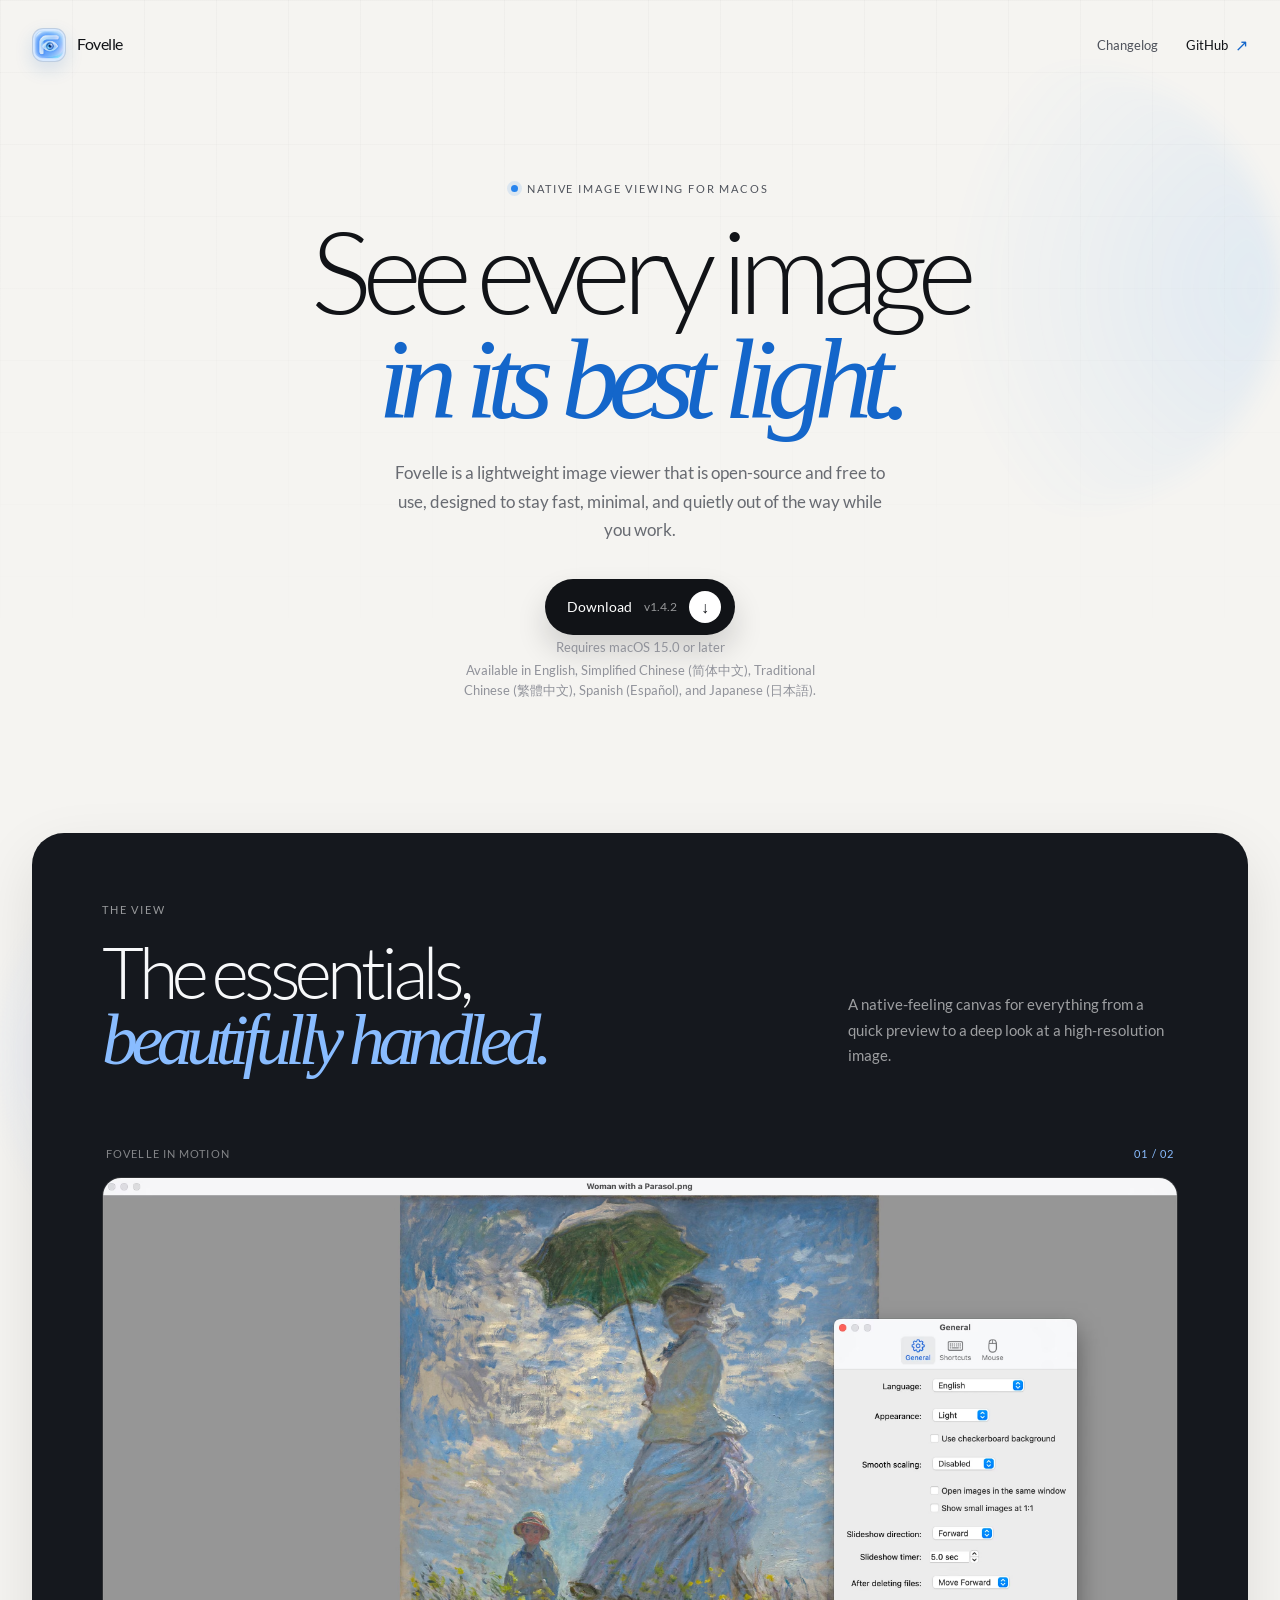
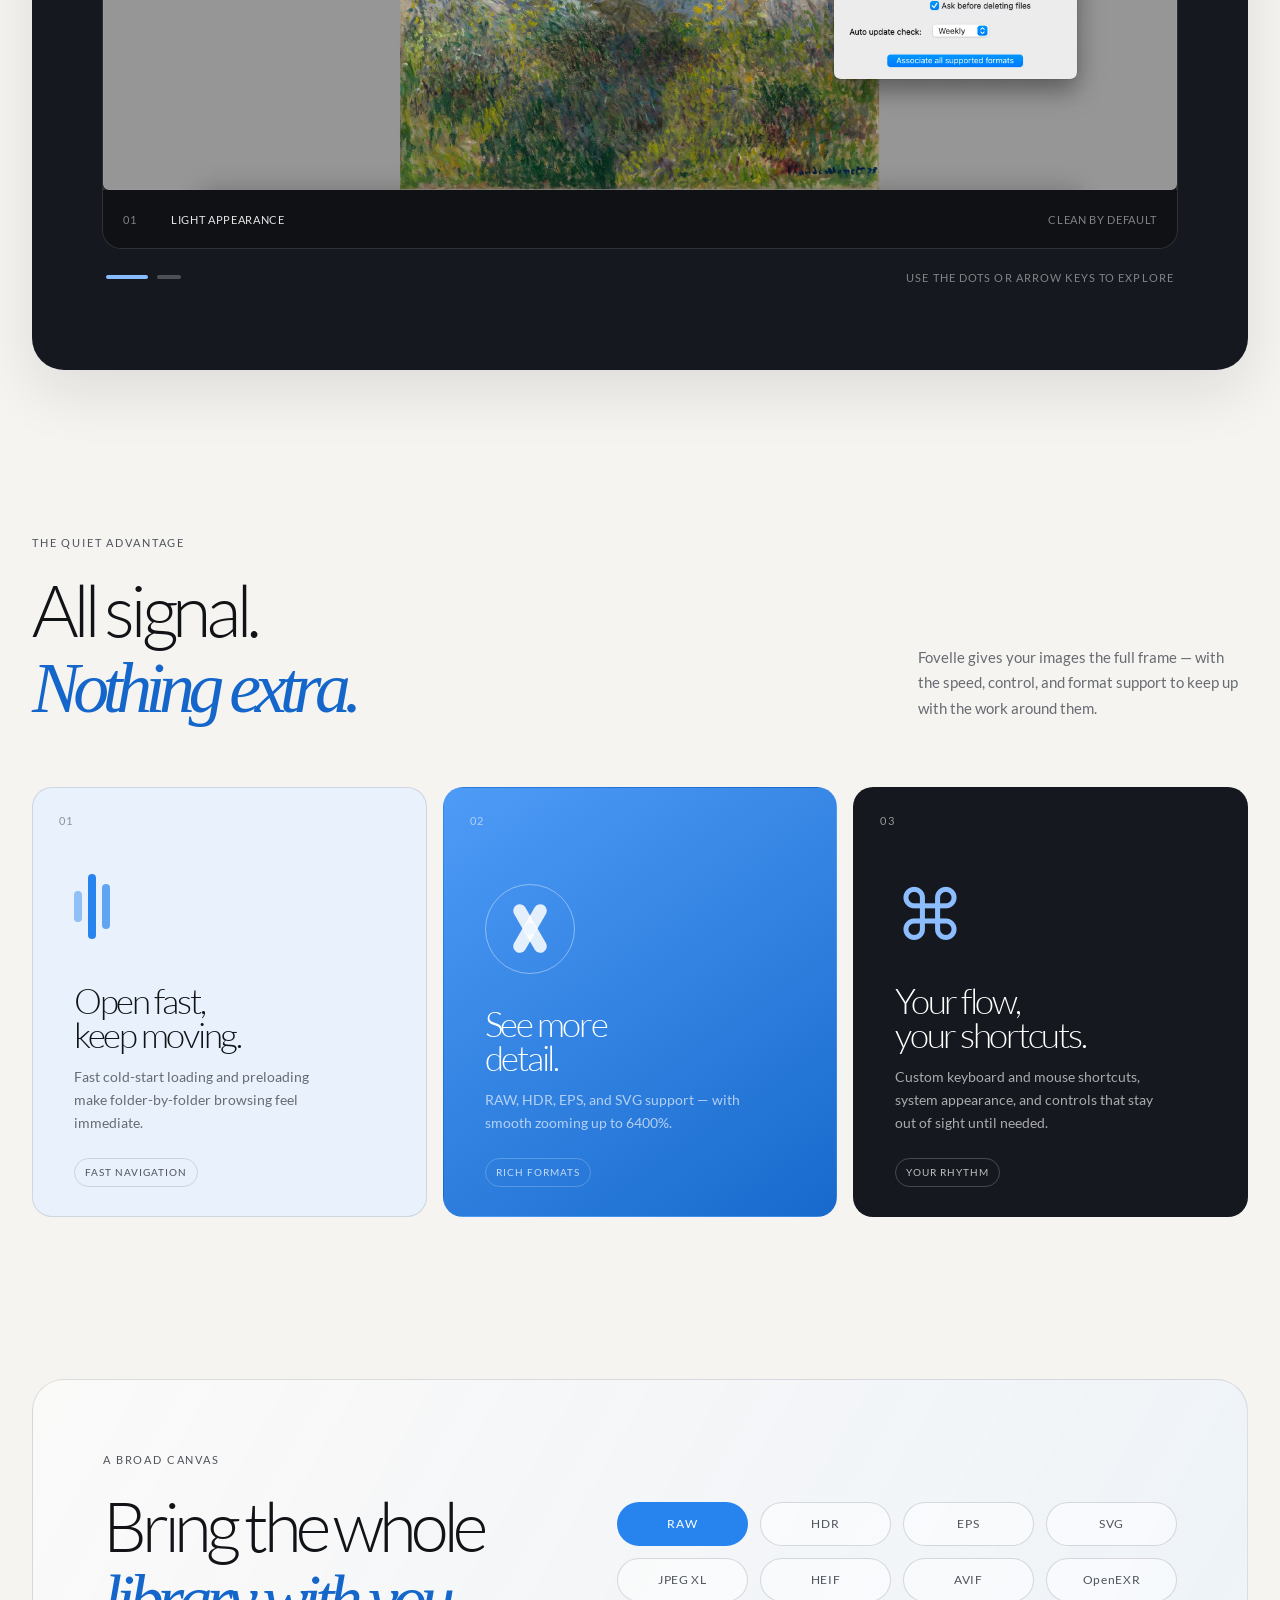
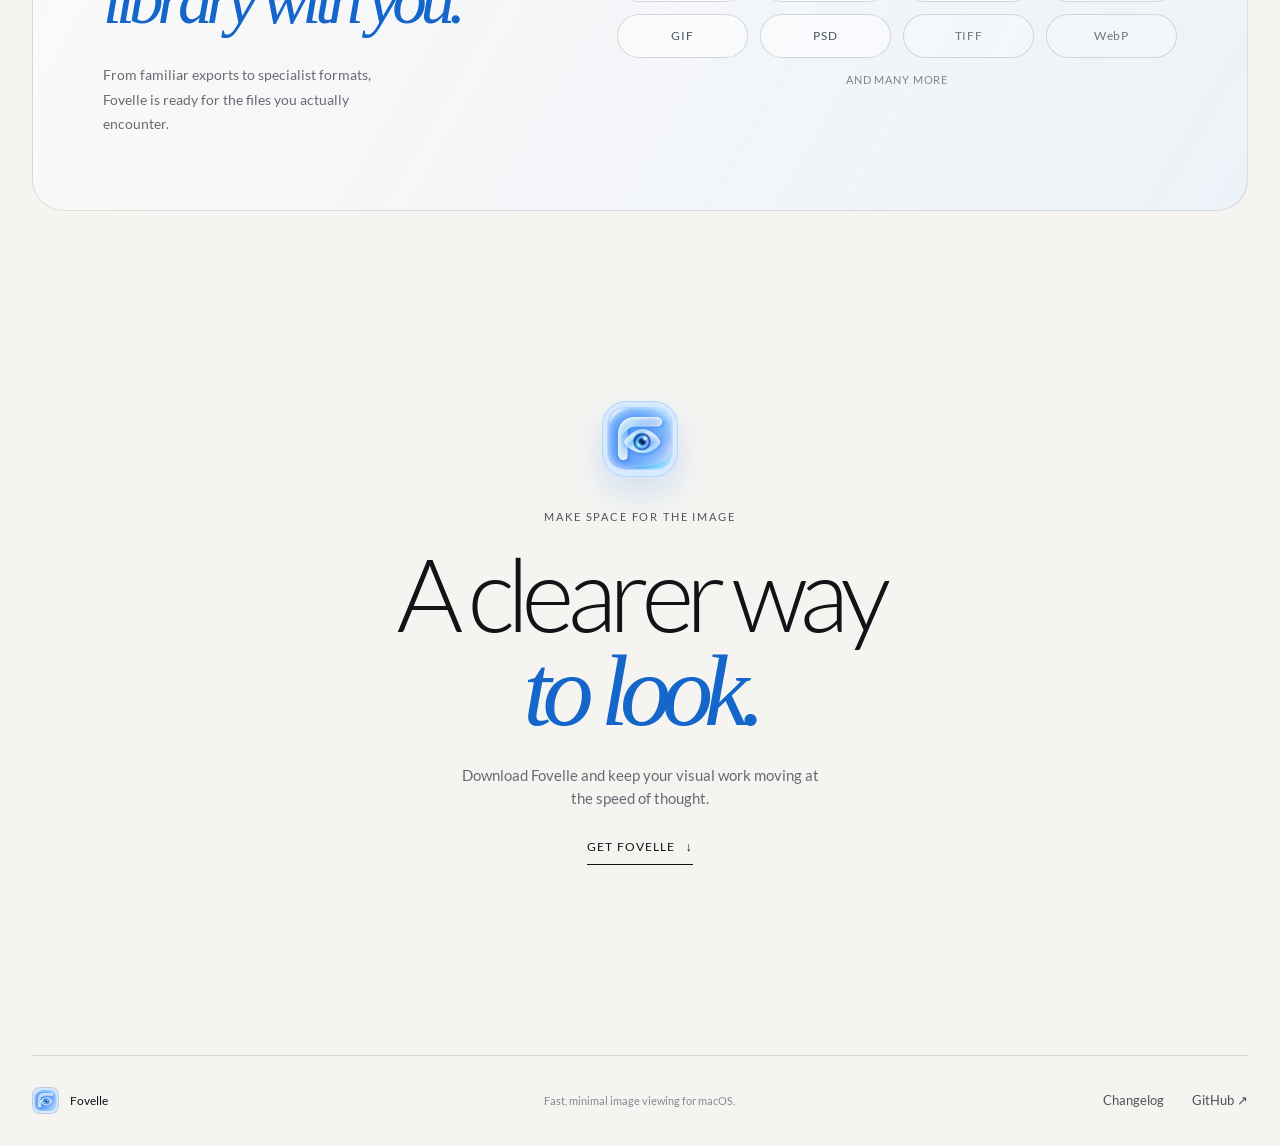
<file: index.html>
<!doctype html>
<html lang="en">
  <head>
    <meta charset="utf-8" />
    <meta name="viewport" content="width=device-width, initial-scale=1" />
    <meta name="theme-color" content="#f5f4f1" />
    <meta
      name="description"
      content="Fovelle is a fast, minimal image viewer made for macOS."
    />
    <meta property="og:title" content="Fovelle — A quiet place for your images" />
    <meta
      property="og:description"
      content="A lightweight macOS image viewer for RAW, HDR, vector, and everyday images."
    />
    <meta property="og:image" content="assets/fovelle-icon.png" />
    <title>Fovelle — A quiet place for your images</title>
    <link rel="icon" type="image/png" href="assets/fovelle-icon.png" />
    <link rel="stylesheet" href="styles.css" />
    <script defer src="app.js"></script>
  </head>
  <body class="site-shell">
    <div class="page-orb page-orb--top" aria-hidden="true"></div>
    <div class="page-orb page-orb--bottom" aria-hidden="true"></div>

    <header class="site-nav container">
      <a class="brand" href="index.html" aria-label="Fovelle home">
        <span class="brand-mark">
          <img src="assets/fovelle-icon.png" alt="" />
        </span>
        <span class="brand-name">Fovelle</span>
      </a>

      <nav class="nav-links" aria-label="Primary navigation">
        <a class="nav-link" href="changelog.html">Changelog</a>
        <a
          class="nav-link nav-link--github"
          href="https://github.com/inostarlin-passion/Fovelle"
          target="_blank"
          rel="noreferrer"
        >
          GitHub <span aria-hidden="true">↗</span>
        </a>
      </nav>
    </header>

    <main>
      <section class="hero container" aria-labelledby="hero-title">
        <div class="hero-copy-block">
          <p class="eyebrow"><span class="eyebrow-dot" aria-hidden="true"></span> Native image viewing for macOS</p>
          <h1 id="hero-title">See every image<br /><em>in its best light.</em></h1>
          <p class="hero-copy">
            Fovelle is a lightweight image viewer that is open-source and free to use,
            designed to stay fast, minimal, and quietly out of the way while you work.
          </p>

          <div class="download-cluster">
            <a
              id="download-button"
              class="button button--primary is-loading"
              href="#"
              aria-disabled="true"
              aria-busy="true"
            >
              <span class="button-label">Download</span>
              <span class="button-version" data-download-version>Loading…</span>
              <span class="button-arrow" aria-hidden="true">↓</span>
            </a>
            <p class="download-status" data-download-status aria-live="polite" hidden></p>
            <p class="system-note">Requires macOS 15.0 or later</p>
            <p class="system-note language-note">
              Available in English, Simplified Chinese (<span lang="zh-Hans">简体中文</span>),
              Traditional Chinese (<span lang="zh-Hant">繁體中文</span>), Spanish
              (<span lang="es">Español</span>), and Japanese (<span lang="ja">日本語</span>).
            </p>
          </div>
        </div>

      </section>

      <section class="showcase-wrap container" aria-labelledby="showcase-title">
        <div class="section-heading section-heading--showcase">
          <div>
            <p class="eyebrow eyebrow--light">The view</p>
            <h2 id="showcase-title">The essentials,<br /><em>beautifully handled.</em></h2>
          </div>
          <p class="section-intro section-intro--light">
            A native-feeling canvas for everything from a quick preview to a
            deep look at a high-resolution image.
          </p>
        </div>

        <div class="carousel" data-carousel>
          <div class="carousel-topline">
            <span>Fovelle in motion</span>
            <span class="carousel-status" data-carousel-status aria-live="polite">01 / 02</span>
          </div>

          <div class="carousel-viewport" tabindex="0" aria-label="Product screenshot carousel">
            <figure class="carousel-slide is-active" data-slide="0">
              <img
                src="assets/1.avif"
                alt="Fovelle displaying an image in light appearance with its settings panel open"
              />
              <figcaption>
                <span>01</span>
                <strong>Light appearance</strong>
                <span>Clean by default</span>
              </figcaption>
            </figure>
            <figure class="carousel-slide" data-slide="1" aria-hidden="true">
              <img
                src="assets/2.avif"
                alt="Fovelle displaying an image in dark appearance with its settings panel open"
              />
              <figcaption>
                <span>02</span>
                <strong>Dark appearance</strong>
                <span>Easy on the eyes</span>
              </figcaption>
            </figure>

            <button class="carousel-control carousel-control--prev" type="button" data-carousel-prev aria-label="Previous screenshot">←</button>
            <button class="carousel-control carousel-control--next" type="button" data-carousel-next aria-label="Next screenshot">→</button>
          </div>

          <div class="carousel-footer">
            <div class="carousel-dots" role="tablist" aria-label="Choose screenshot">
              <button class="carousel-dot is-active" type="button" role="tab" data-carousel-dot="0" aria-label="Show light appearance" aria-selected="true"></button>
              <button class="carousel-dot" type="button" role="tab" data-carousel-dot="1" aria-label="Show dark appearance" aria-selected="false"></button>
            </div>
            <span class="carousel-hint">Use the dots or arrow keys to explore</span>
          </div>
        </div>
      </section>

      <section class="feature-section container" id="features" aria-labelledby="feature-title">
        <div class="section-heading">
          <div>
            <p class="eyebrow">The quiet advantage</p>
            <h2 id="feature-title">All signal.<br /><em>Nothing extra.</em></h2>
          </div>
          <p class="section-intro">
            Fovelle gives your images the full frame — with the speed, control,
            and format support to keep up with the work around them.
          </p>
        </div>

        <div class="feature-grid">
          <article class="feature-card feature-card--wide">
            <div class="feature-number">01</div>
            <div class="feature-card-body">
              <span class="feature-symbol feature-symbol--pulse" aria-hidden="true"><i></i><i></i><i></i></span>
              <h3>Open fast,<br />keep moving.</h3>
              <p>Fast cold-start loading and preloading make folder-by-folder browsing feel immediate.</p>
              <span class="feature-tag">Fast navigation</span>
            </div>
          </article>

          <article class="feature-card feature-card--blue">
            <div class="feature-number">02</div>
            <div class="feature-card-body">
              <span class="feature-symbol feature-symbol--aperture" aria-hidden="true"><i></i></span>
              <h3>See more<br />detail.</h3>
              <p>RAW, HDR, EPS, and SVG support — with smooth zooming up to 6400%.</p>
              <span class="feature-tag">Rich formats</span>
            </div>
          </article>

          <article class="feature-card feature-card--dark">
            <div class="feature-number">03</div>
            <div class="feature-card-body">
              <span class="feature-symbol feature-symbol--keys" aria-hidden="true">⌘</span>
              <h3>Your flow,<br />your shortcuts.</h3>
              <p>Custom keyboard and mouse shortcuts, system appearance, and controls that stay out of sight until needed.</p>
              <span class="feature-tag">Your rhythm</span>
            </div>
          </article>
        </div>
      </section>

      <section class="formats-section container" aria-labelledby="formats-title">
        <div class="formats-card">
          <div class="formats-copy">
            <p class="eyebrow">A broad canvas</p>
            <h2 id="formats-title">Bring the whole<br /><em>library with you.</em></h2>
            <p>
              From familiar exports to specialist formats, Fovelle is ready for
              the files you actually encounter.
            </p>
          </div>
          <div class="format-cloud" aria-label="Supported format highlights">
            <span class="format-chip format-chip--accent">RAW</span>
            <span class="format-chip">HDR</span>
            <span class="format-chip">EPS</span>
            <span class="format-chip">SVG</span>
            <span class="format-chip">JPEG XL</span>
            <span class="format-chip">HEIF</span>
            <span class="format-chip">AVIF</span>
            <span class="format-chip">OpenEXR</span>
            <span class="format-chip">GIF</span>
            <span class="format-chip">PSD</span>
            <span class="format-chip format-chip--soft">TIFF</span>
            <span class="format-chip format-chip--soft">WebP</span>
            <span class="format-more">and many more</span>
          </div>
        </div>
      </section>

      <section class="closing-section container" aria-labelledby="closing-title">
        <div class="closing-mark" aria-hidden="true"><img src="assets/fovelle-icon.png" alt="" /></div>
        <p class="eyebrow">Make space for the image</p>
        <h2 id="closing-title">A clearer way<br /><em>to look.</em></h2>
        <p class="closing-copy">Download Fovelle and keep your visual work moving at the speed of thought.</p>
        <a class="text-cta" href="#download-button">Get Fovelle <span aria-hidden="true">↓</span></a>
      </section>
    </main>

    <footer class="site-footer container">
      <div class="footer-brand">
        <span class="brand-mark brand-mark--small"><img src="assets/fovelle-icon.png" alt="" /></span>
        <span>Fovelle</span>
      </div>
      <p>Fast, minimal image viewing for macOS.</p>
      <div class="footer-links">
        <a href="changelog.html">Changelog</a>
        <a href="https://github.com/inostarlin-passion/Fovelle" target="_blank" rel="noreferrer">GitHub ↗</a>
      </div>
    </footer>
  </body>
</html>
</file>
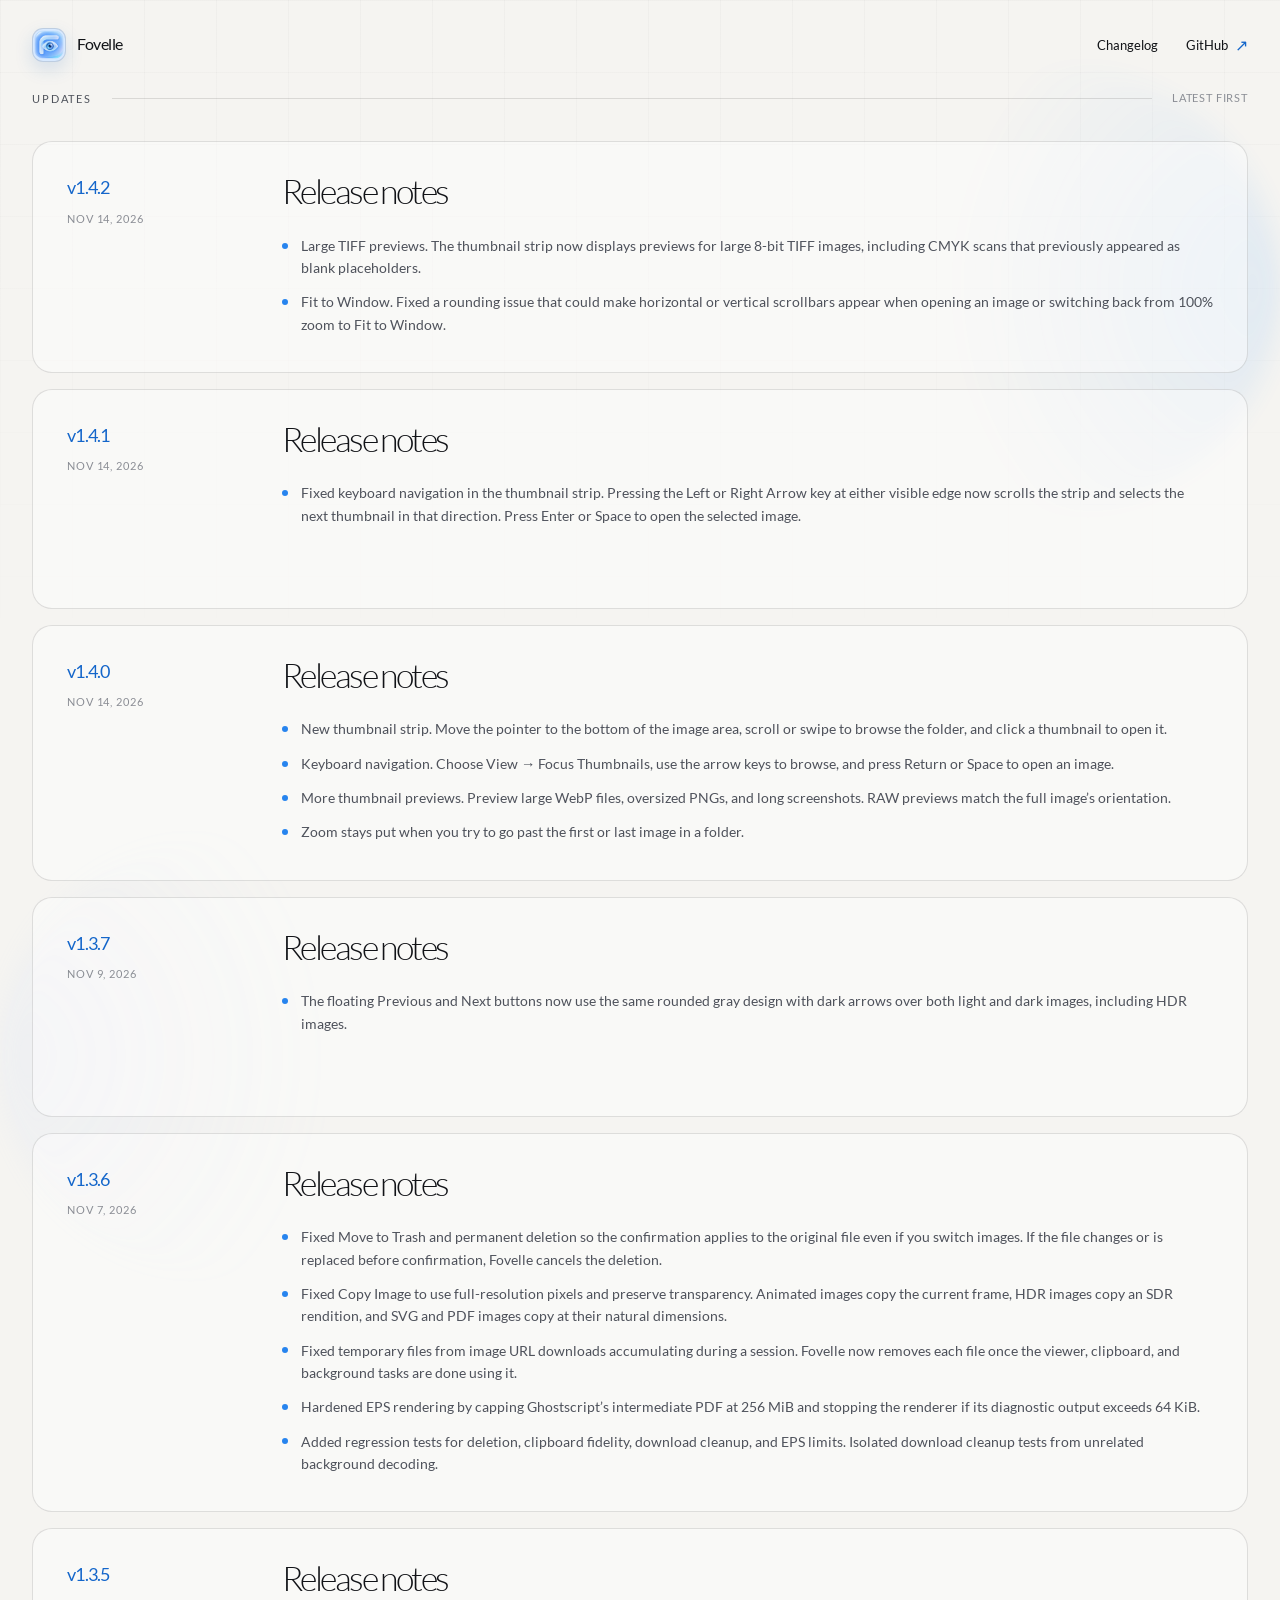
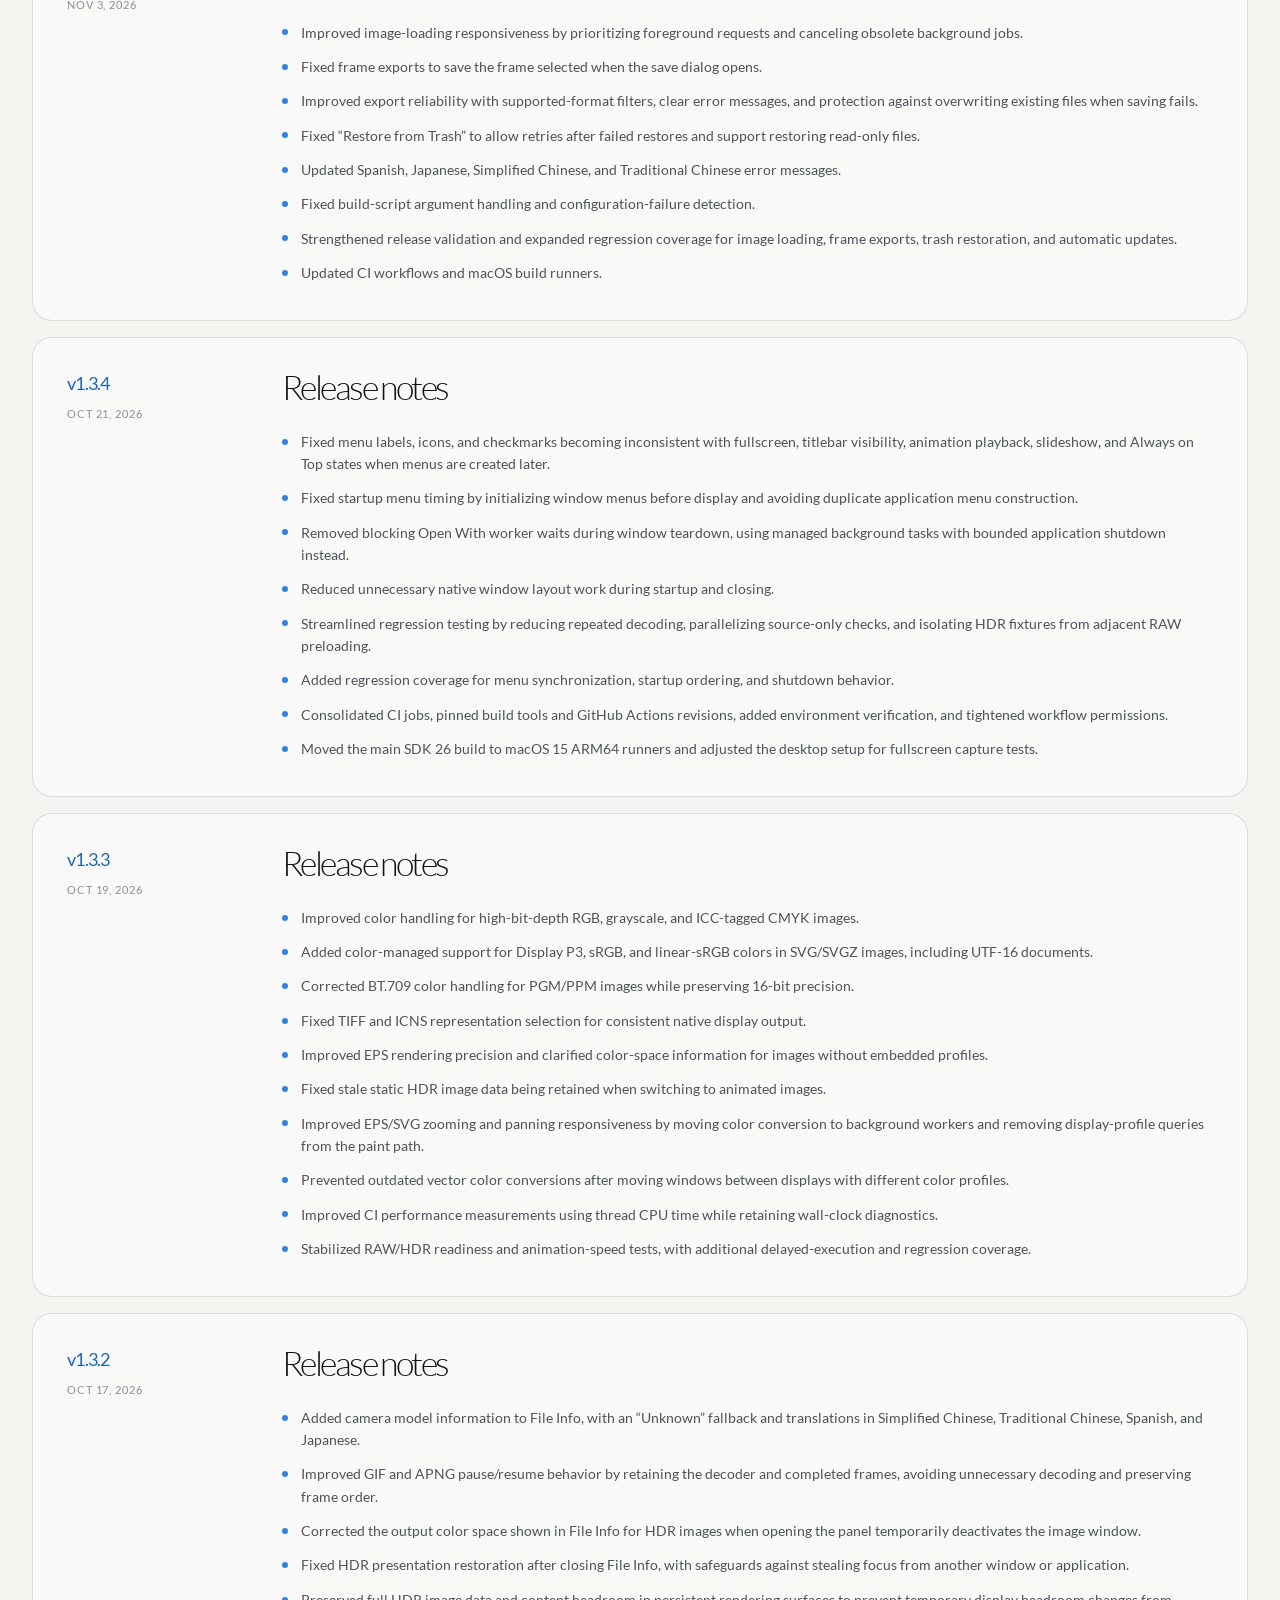
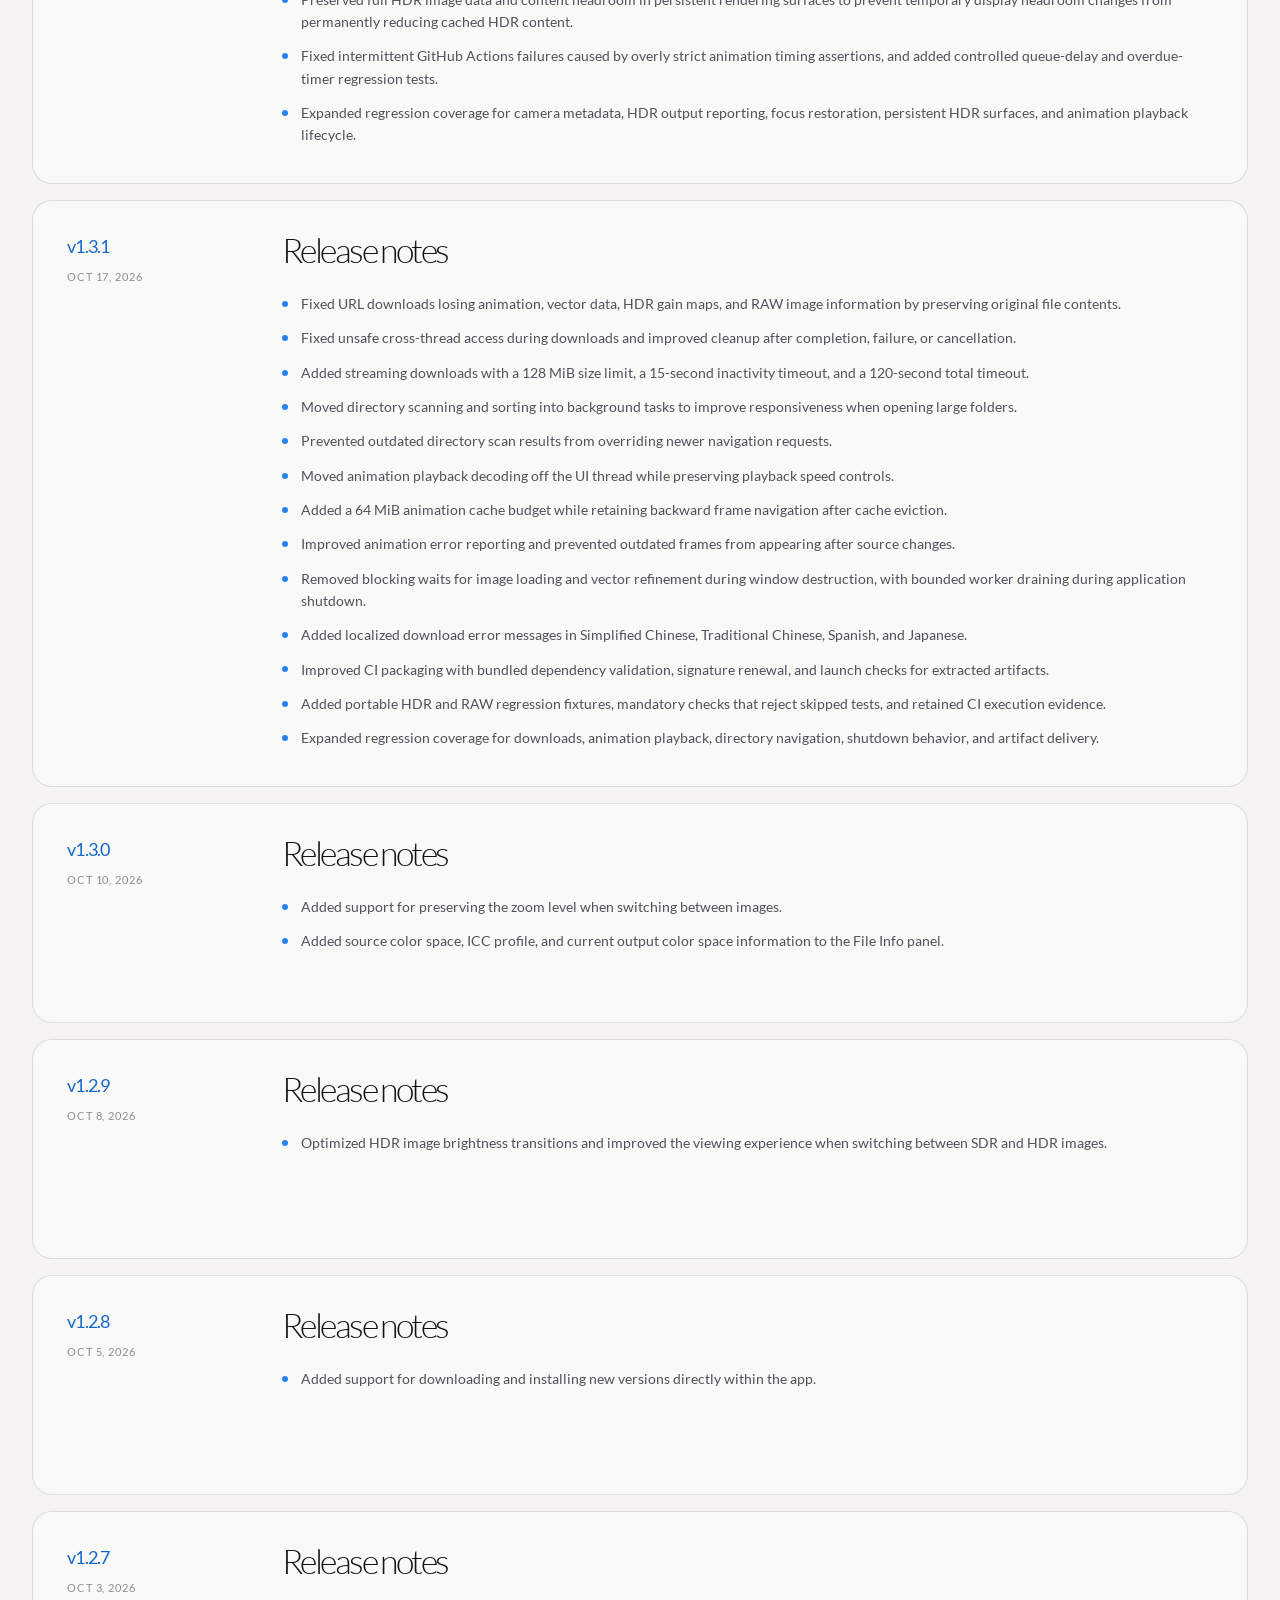
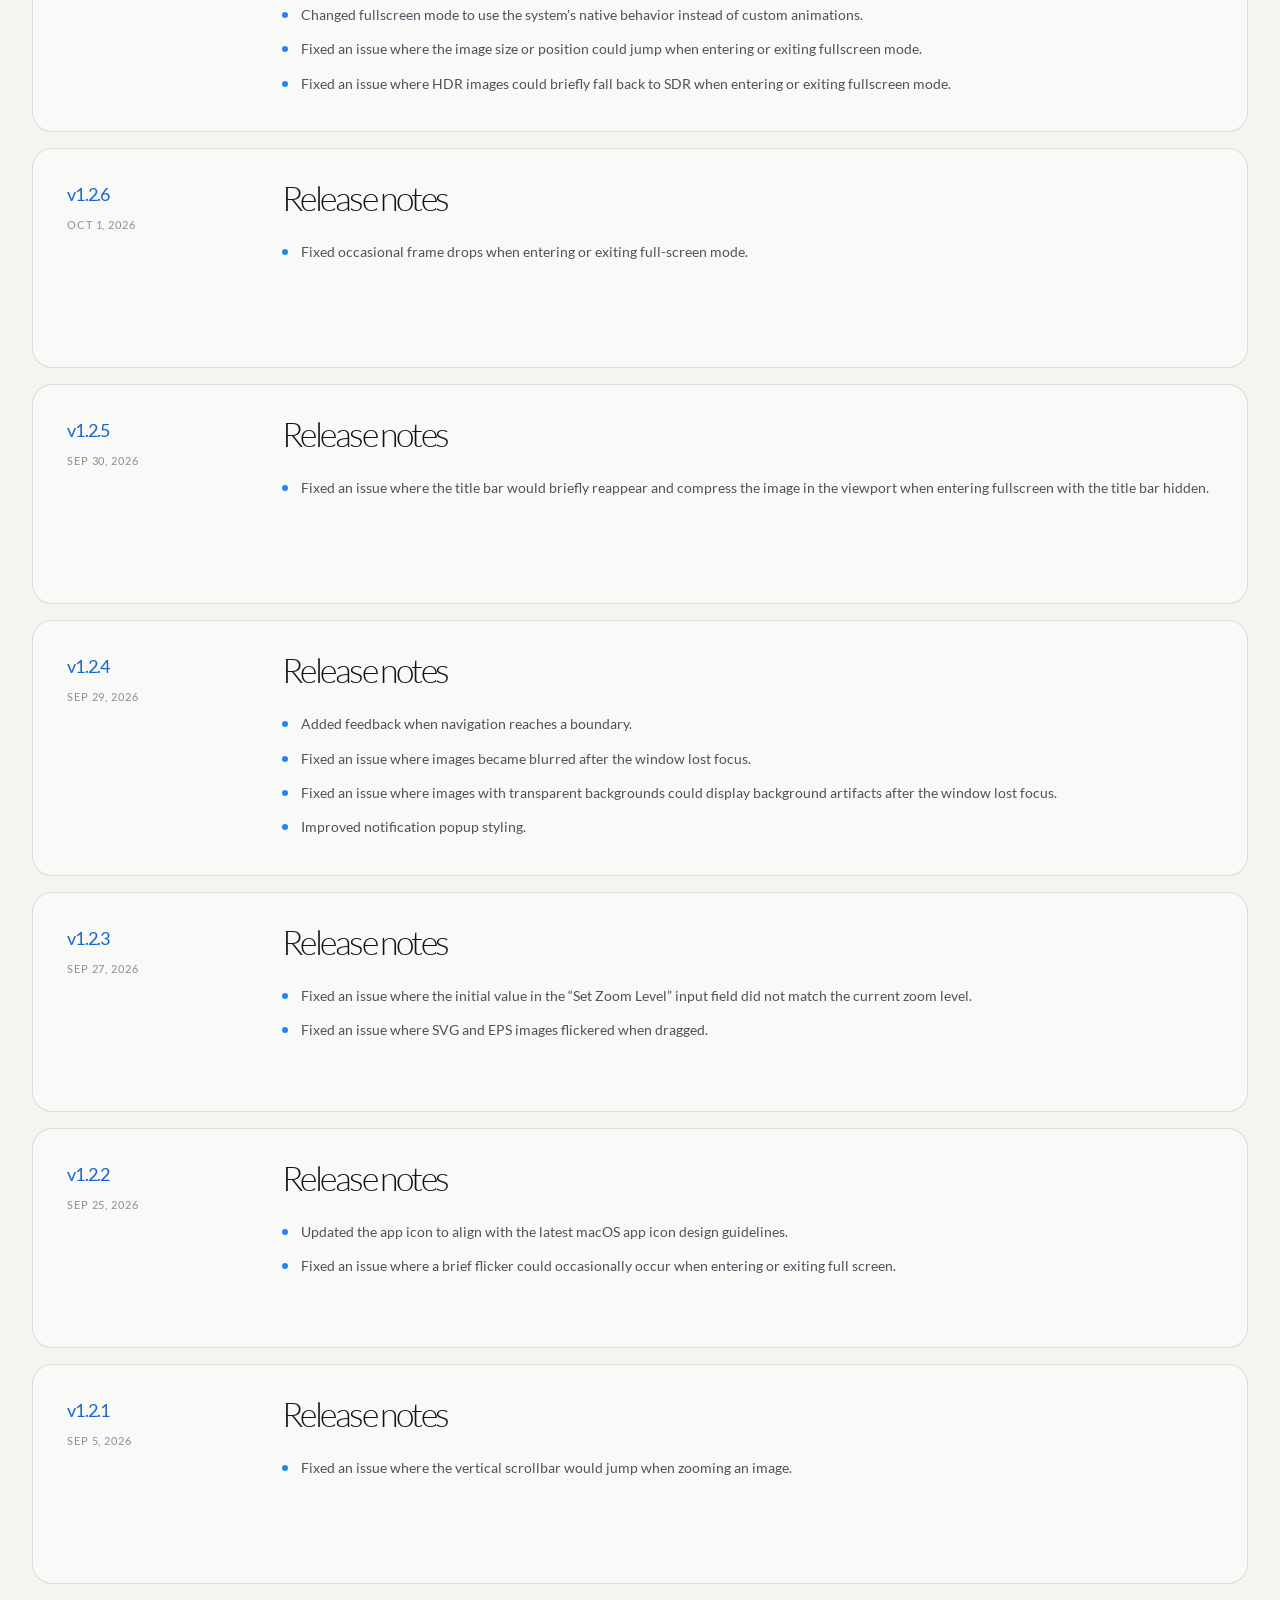
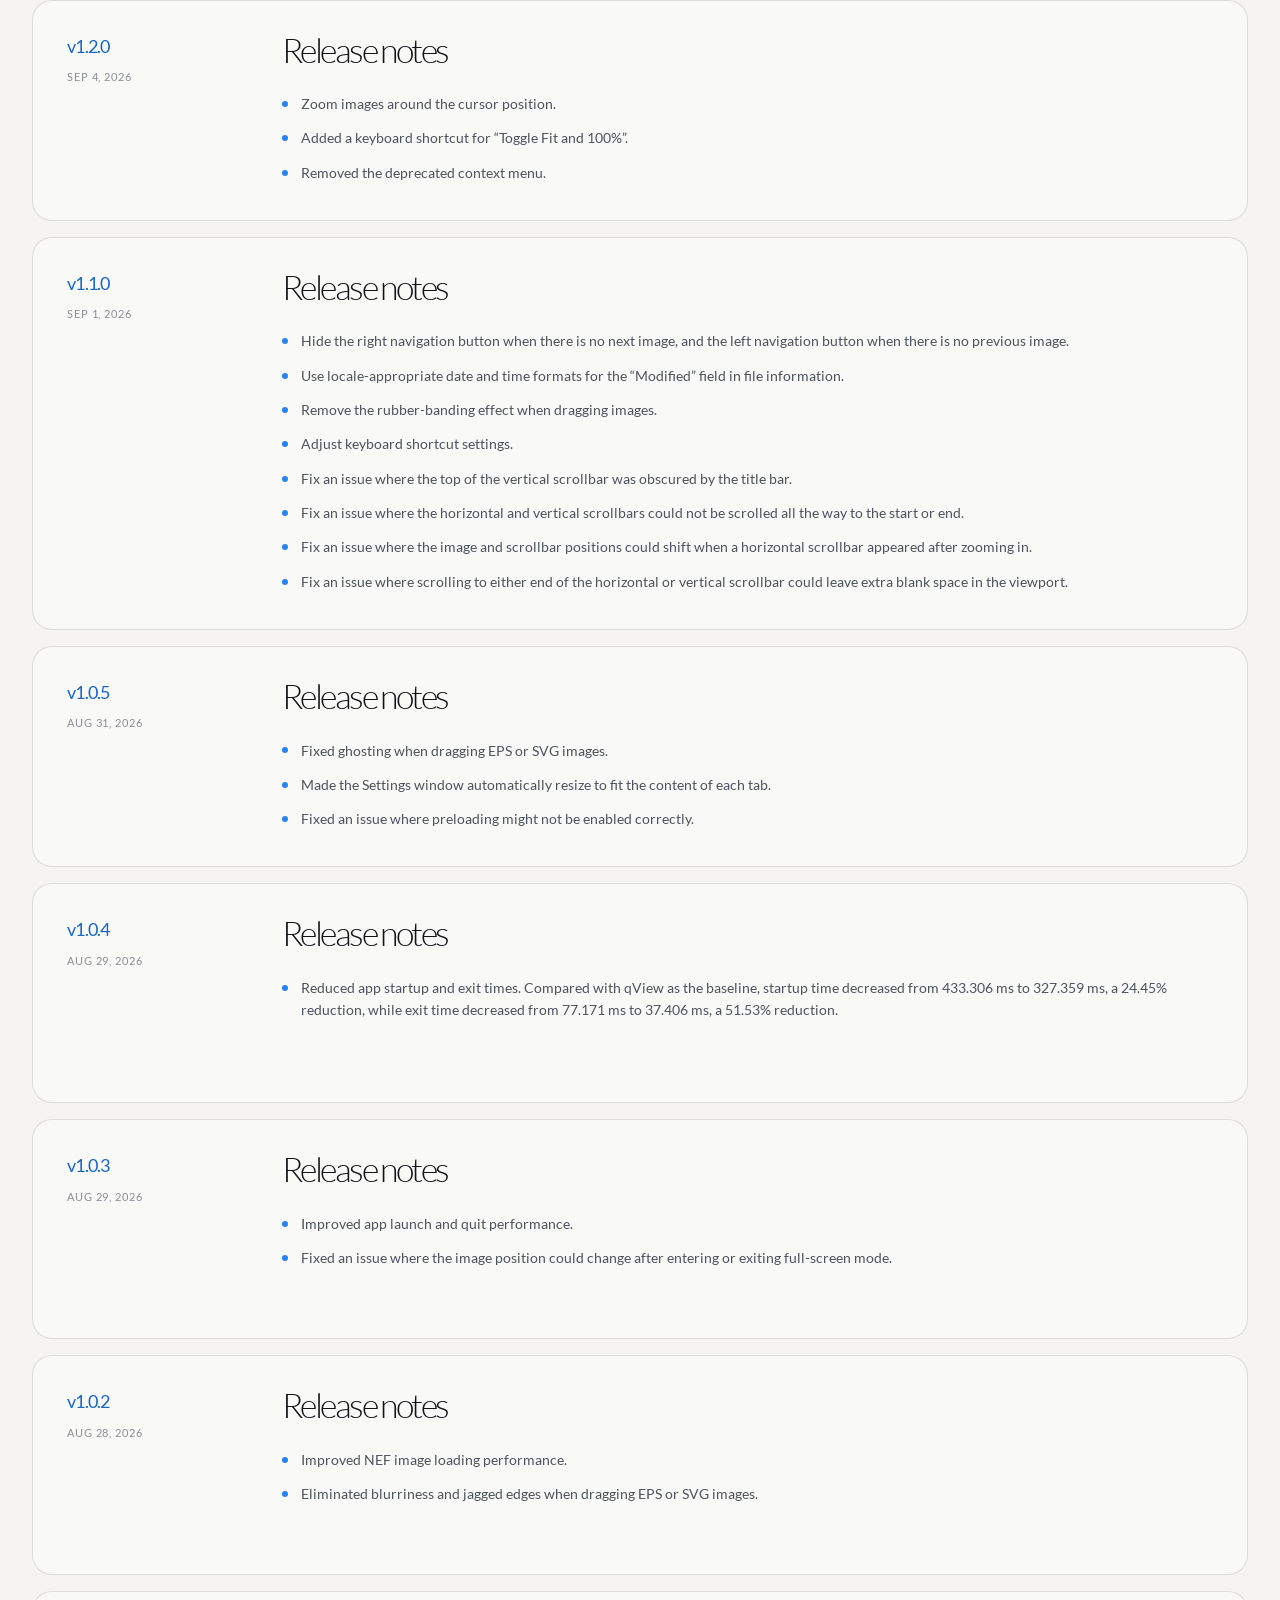
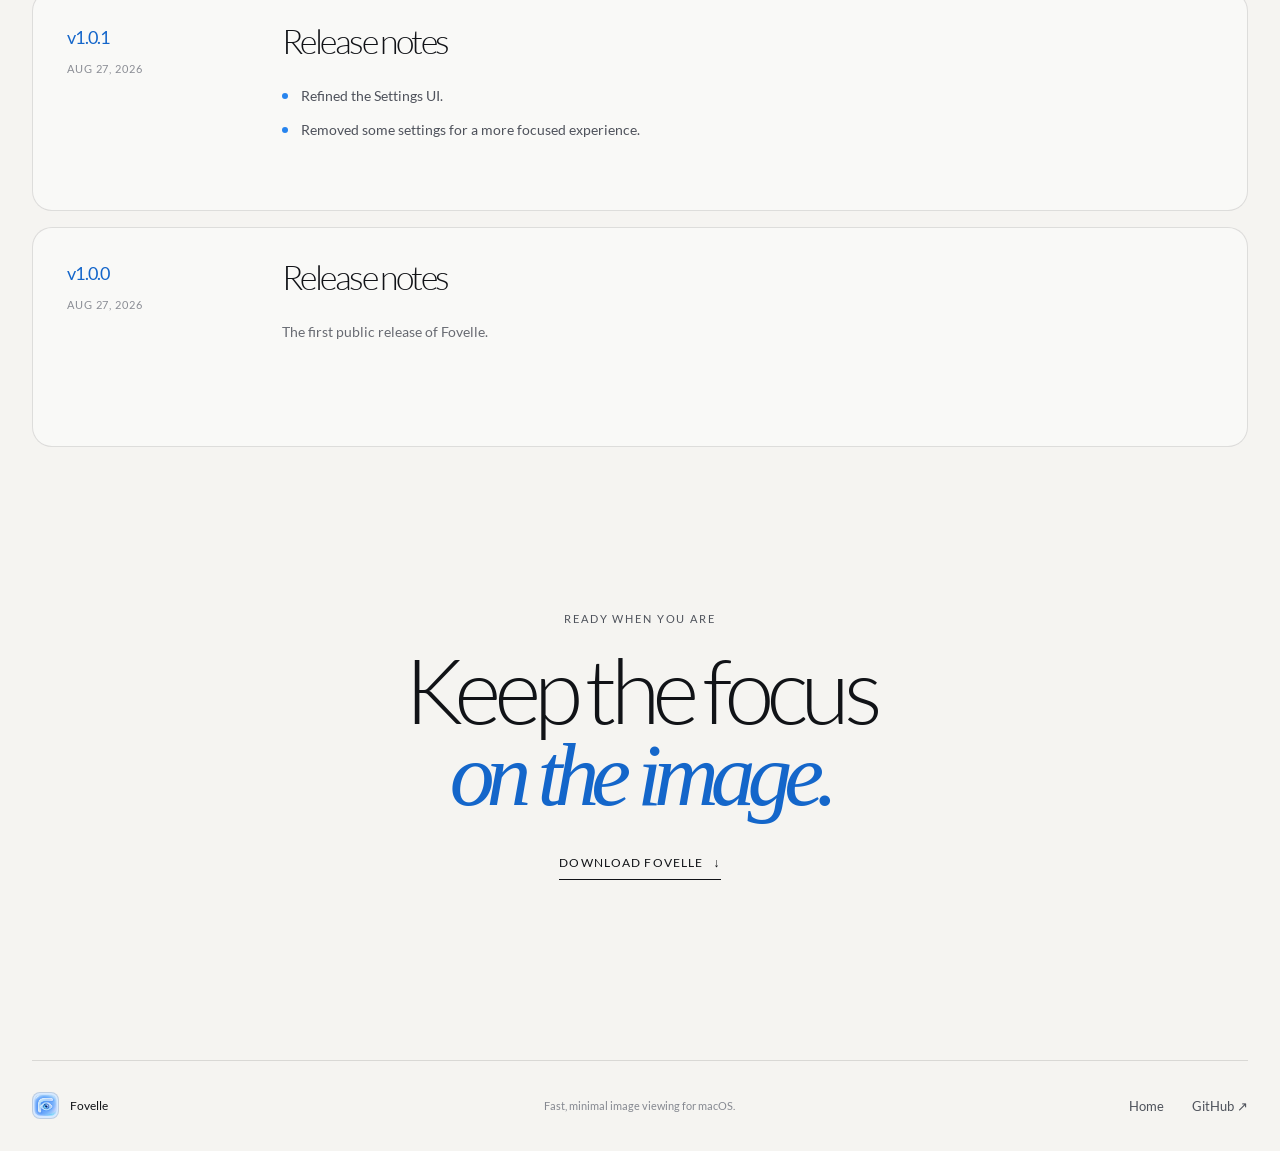
<file: changelog.html>
<!doctype html>
<html lang="en">
  <head>
    <meta charset="utf-8" />
    <meta name="viewport" content="width=device-width, initial-scale=1" />
    <meta name="theme-color" content="#f5f4f1" />
    <meta name="description" content="Release notes and updates for Fovelle." />
    <meta property="og:title" content="Fovelle Changelog" />
    <meta property="og:description" content="Release notes and updates for Fovelle." />
    <meta property="og:image" content="assets/fovelle-icon.png" />
    <title>Changelog — Fovelle</title>
    <link rel="icon" type="image/png" href="assets/fovelle-icon.png" />
    <link rel="stylesheet" href="styles.css" />
    <script defer src="app.js"></script>
  </head>
  <body class="site-shell changelog-page">
    <div class="page-orb page-orb--top" aria-hidden="true"></div>
    <div class="page-orb page-orb--bottom" aria-hidden="true"></div>

    <header class="site-nav container">
      <a class="brand" href="index.html" aria-label="Fovelle home">
        <span class="brand-mark"><img src="assets/fovelle-icon.png" alt="" /></span>
        <span class="brand-name">Fovelle</span>
      </a>
      <nav class="nav-links" aria-label="Primary navigation">
        <a class="nav-link nav-link--current" href="changelog.html" aria-current="page">Changelog</a>
        <a class="nav-link nav-link--github" href="https://github.com/inostarlin-passion/Fovelle" target="_blank" rel="noreferrer">GitHub <span aria-hidden="true">↗</span></a>
      </nav>
    </header>

    <main>
      <section class="releases-section container" aria-labelledby="releases-title">
        <div class="release-heading">
          <p class="eyebrow" id="releases-title">Updates</p>
          <span class="release-heading-line" aria-hidden="true"></span>
          <span class="release-heading-note">Latest first</span>
        </div>
        <div class="release-loading" data-release-loading role="status">Loading release history…</div>
        <div class="release-list" id="release-list" hidden></div>
        <div class="release-error" data-release-error hidden>
          We couldn’t load the release history right now. Please try again in a moment.
        </div>
      </section>

      <section class="changelog-footer-cta container">
        <p class="eyebrow">Ready when you are</p>
        <h2>Keep the focus<br /><em>on the image.</em></h2>
        <a class="text-cta" href="index.html#download-button">Download Fovelle <span aria-hidden="true">↓</span></a>
      </section>
    </main>

    <footer class="site-footer container">
      <div class="footer-brand">
        <span class="brand-mark brand-mark--small"><img src="assets/fovelle-icon.png" alt="" /></span>
        <span>Fovelle</span>
      </div>
      <p>Fast, minimal image viewing for macOS.</p>
      <div class="footer-links">
        <a href="index.html">Home</a>
        <a href="https://github.com/inostarlin-passion/Fovelle" target="_blank" rel="noreferrer">GitHub ↗</a>
      </div>
    </footer>
  </body>
</html>
</file>
<file: styles.css>
@font-face {
  font-family: "Fovelle Lato";
  src: url("assets/Lato-Regular.ttf") format("truetype");
  font-weight: 400;
  font-style: normal;
  font-display: swap;
}

@font-face {
  font-family: "Fovelle Lato";
  src: url("assets/Lato-Light.ttf") format("truetype");
  font-weight: 300;
  font-style: normal;
  font-display: swap;
}

:root {
  --ink: #111317;
  --muted: #686b72;
  --muted-strong: #4e525b;
  --paper: #f5f4f1;
  --paper-deep: #ecebe7;
  --line: rgba(17, 19, 23, 0.12);
  --line-light: rgba(255, 255, 255, 0.15);
  --blue: #2784ee;
  --blue-deep: #1466ca;
  --dark: #15181e;
  --dark-soft: #20242c;
  --radius-lg: 32px;
  --radius-md: 20px;
  --container: 1240px;
}

* {
  box-sizing: border-box;
}

html {
  scroll-behavior: smooth;
}

body {
  margin: 0;
  overflow-x: hidden;
  background: var(--paper);
  color: var(--ink);
  font-family: "Fovelle Lato", -apple-system, BlinkMacSystemFont, "Segoe UI", sans-serif;
  font-size: 16px;
  line-height: 1.55;
  text-rendering: optimizeLegibility;
  -webkit-font-smoothing: antialiased;
}

body::before {
  position: fixed;
  z-index: -2;
  inset: 0;
  pointer-events: none;
  background-image: linear-gradient(rgba(17, 19, 23, 0.025) 1px, transparent 1px),
    linear-gradient(90deg, rgba(17, 19, 23, 0.025) 1px, transparent 1px);
  background-size: 72px 72px;
  content: "";
  mask-image: linear-gradient(to bottom, black, transparent 75%);
}

img {
  max-width: 100%;
}

a {
  color: inherit;
}

button,
a {
  -webkit-tap-highlight-color: transparent;
}

button {
  font: inherit;
}

.site-shell {
  position: relative;
  isolation: isolate;
}

.page-orb {
  position: absolute;
  z-index: -1;
  width: min(28rem, 100%);
  height: 28rem;
  pointer-events: none;
  border-radius: 999px;
  filter: blur(12px);
  opacity: 0.3;
}

.page-orb--top {
  top: 4rem;
  right: 0;
  background: radial-gradient(circle at 100% 50%, rgba(62, 155, 255, 0.36), transparent 68%);
}

.page-orb--bottom {
  top: 52rem;
  left: 0;
  background: radial-gradient(circle at 0 50%, rgba(196, 215, 255, 0.45), transparent 68%);
}

.container {
  width: min(var(--container), calc(100% - 64px));
  margin-right: auto;
  margin-left: auto;
}

.site-nav {
  display: flex;
  align-items: center;
  justify-content: space-between;
  padding-top: 28px;
  padding-bottom: 28px;
}

.brand,
.footer-brand {
  display: inline-flex;
  align-items: center;
  gap: 11px;
  text-decoration: none;
}

.brand-name {
  font-size: 1.03rem;
  font-weight: 400;
  letter-spacing: -0.03em;
}

.brand-mark {
  display: grid;
  width: 34px;
  height: 34px;
  place-items: center;
  overflow: hidden;
  border: 1px solid rgba(17, 19, 23, 0.13);
  border-radius: 11px;
  background: #d7e9ff;
  box-shadow: 0 7px 18px rgba(30, 104, 190, 0.15);
}

.brand-mark img {
  width: 100%;
  height: 100%;
  object-fit: cover;
}

.brand-mark--small {
  width: 27px;
  height: 27px;
  border-radius: 8px;
  box-shadow: none;
}

.nav-links,
.footer-links {
  display: flex;
  align-items: center;
  gap: 28px;
}

.nav-link,
.footer-links a {
  color: var(--muted-strong);
  font-size: 0.82rem;
  text-decoration: none;
  transition: color 180ms ease, transform 180ms ease;
}

.nav-link:hover,
.footer-links a:hover,
.nav-link:focus-visible,
.footer-links a:focus-visible {
  color: var(--ink);
}

.nav-link--github {
  display: inline-flex;
  align-items: center;
  gap: 7px;
  color: var(--ink);
}

.nav-link--github span {
  color: var(--blue-deep);
  font-size: 1rem;
  line-height: 1;
}

.nav-link--current {
  color: var(--ink);
}

.hero {
  display: flex;
  align-items: center;
  justify-content: center;
  min-height: min(700px, calc(100vh - 76px));
  padding-top: 92px;
  padding-bottom: 132px;
  text-align: center;
}

.hero-copy-block {
  width: min(100%, 860px);
  max-width: 860px;
}

.hero-copy-block > .eyebrow {
  justify-content: center;
}

.eyebrow {
  display: flex;
  align-items: center;
  gap: 9px;
  margin: 0 0 23px;
  color: var(--muted-strong);
  font-size: 0.68rem;
  font-weight: 400;
  letter-spacing: 0.17em;
  line-height: 1.2;
  text-transform: uppercase;
}

.eyebrow-dot {
  display: inline-block;
  width: 7px;
  height: 7px;
  border-radius: 50%;
  background: var(--blue);
  box-shadow: 0 0 0 4px rgba(39, 132, 238, 0.12);
}

h1,
h2,
h3,
p {
  margin-top: 0;
}

h1,
h2,
h3 {
  font-weight: 300;
}

h1,
h2 {
  letter-spacing: -0.075em;
}

h1 {
  max-width: 880px;
  margin-bottom: 28px;
  font-size: clamp(4.3rem, 9vw, 8rem);
  line-height: 0.9;
}

h1 em,
h2 em {
  color: var(--blue-deep);
  font-family: Georgia, "Times New Roman", serif;
  font-weight: 400;
  letter-spacing: -0.09em;
}

.hero-copy {
  max-width: 500px;
  margin-right: auto;
  margin-left: auto;
  margin-bottom: 34px;
  color: var(--muted);
  font-size: 1.05rem;
  line-height: 1.7;
}

.download-cluster {
  display: flex;
  flex-direction: column;
  align-items: center;
  width: min(100%, 360px);
  margin-right: auto;
  margin-left: auto;
  text-align: center;
}

.button {
  display: inline-flex;
  align-items: center;
  justify-content: center;
  width: fit-content;
  min-width: 190px;
  max-width: 100%;
  min-height: 56px;
  padding: 10px 12px 10px 20px;
  border-radius: 999px;
  font-size: 0.9rem;
  line-height: 1;
  text-decoration: none;
  transition: transform 180ms ease, box-shadow 180ms ease, background 180ms ease;
}

.button--primary {
  gap: 12px;
  color: #fff;
  background: var(--ink);
  box-shadow: 0 16px 30px rgba(17, 19, 23, 0.16);
}

.button--primary:hover,
.button--primary:focus-visible {
  background: #252a33;
  box-shadow: 0 18px 36px rgba(17, 19, 23, 0.2);
  transform: translateY(-2px);
}

.button--primary.is-loading,
.button--primary.is-disabled {
  cursor: wait;
  opacity: 0.64;
}

.button--primary.is-disabled {
  cursor: not-allowed;
}

.button-label {
  flex: 0 1 auto;
  white-space: nowrap;
  text-align: left;
}

.button-version {
  color: rgba(255, 255, 255, 0.56);
  font-size: 0.72rem;
}

.button-arrow {
  display: grid;
  width: 32px;
  height: 32px;
  place-items: center;
  border-radius: 50%;
  color: var(--ink);
  background: #fff;
  font-size: 1rem;
}

.download-status {
  margin-bottom: 0;
  font-size: 0.71rem;
}

.system-note {
  margin-bottom: 0;
  font-size: 0.80rem;
}

.download-status {
  margin-top: 14px;
  color: var(--muted-strong);
}

.system-note {
  margin-top: 3px;
  color: #90929a;
}

.showcase-wrap {
  padding: 70px 70px 65px;
  border-radius: var(--radius-lg);
  color: #f7f8fa;
  background: var(--dark);
  box-shadow: 0 22px 60px rgba(17, 19, 23, 0.1);
}

.section-heading {
  display: flex;
  align-items: end;
  justify-content: space-between;
  gap: 60px;
  margin-bottom: 72px;
}

.section-heading h2,
.formats-copy h2,
.closing-section h2,
.changelog-footer-cta h2 {
  margin-bottom: 0;
  font-size: clamp(3.2rem, 5.6vw, 5.8rem);
  line-height: 0.91;
}

.feature-section .section-heading h2 {
  line-height: 1.04;
}

.section-intro {
  max-width: 330px;
  margin-bottom: 4px;
  color: var(--muted);
  font-size: 0.94rem;
  line-height: 1.7;
}

.eyebrow--light {
  color: rgba(255, 255, 255, 0.56);
}

.section-intro--light {
  color: rgba(255, 255, 255, 0.58);
}

.showcase-wrap h2 em {
  color: #89bcff;
}

.carousel {
  position: relative;
}

.carousel-topline,
.carousel-footer {
  display: flex;
  align-items: center;
  justify-content: space-between;
  color: rgba(255, 255, 255, 0.47);
  font-size: 0.69rem;
  letter-spacing: 0.1em;
  text-transform: uppercase;
}

.carousel-topline {
  margin: 0 4px 15px;
}

.carousel-status {
  color: #89bcff;
}

.carousel-viewport {
  position: relative;
  overflow: hidden;
  border: 1px solid rgba(255, 255, 255, 0.13);
  border-radius: 19px;
  background: #0f1115;
  outline: none;
}

.carousel-viewport:focus-visible {
  box-shadow: 0 0 0 3px rgba(137, 188, 255, 0.65);
}

.carousel-slide {
  display: none;
  margin: 0;
  animation: slide-in 480ms ease both;
}

.carousel-slide.is-active {
  display: block;
}

.carousel-slide img {
  display: block;
  width: 100%;
  aspect-ratio: 3456 / 1970;
  object-fit: cover;
}

.carousel-slide figcaption {
  display: grid;
  grid-template-columns: 38px 1fr auto;
  align-items: center;
  gap: 10px;
  min-height: 58px;
  padding: 0 20px;
  color: rgba(255, 255, 255, 0.48);
  font-size: 0.7rem;
  letter-spacing: 0.06em;
  text-transform: uppercase;
}

.carousel-slide figcaption strong {
  color: rgba(255, 255, 255, 0.9);
  font-weight: 400;
}

.carousel-control {
  position: absolute;
  top: 50%;
  display: grid;
  width: 44px;
  height: 44px;
  place-items: center;
  border: 1px solid rgba(255, 255, 255, 0.22);
  border-radius: 50%;
  color: #fff;
  background: rgba(17, 19, 23, 0.56);
  cursor: pointer;
  font-size: 1.2rem;
  line-height: 1;
  opacity: 0;
  transform: translateY(-50%);
  transition: opacity 180ms ease, background 180ms ease, transform 180ms ease;
  backdrop-filter: blur(10px);
}

.carousel-viewport:hover .carousel-control,
.carousel-viewport:focus-within .carousel-control {
  opacity: 1;
}

.carousel-control:hover,
.carousel-control:focus-visible {
  background: rgba(39, 132, 238, 0.83);
  transform: translateY(-50%) scale(1.05);
}

.carousel-control--prev {
  left: 18px;
}

.carousel-control--next {
  right: 18px;
}

.carousel-footer {
  min-height: 56px;
  padding: 0 4px;
}

.carousel-dots {
  display: flex;
  align-items: center;
  gap: 9px;
}

.carousel-dot {
  width: 24px;
  height: 4px;
  padding: 0;
  border: 0;
  border-radius: 10px;
  background: rgba(255, 255, 255, 0.24);
  cursor: pointer;
  transition: width 180ms ease, background 180ms ease;
}

.carousel-dot.is-active,
.carousel-dot:hover,
.carousel-dot:focus-visible {
  width: 42px;
  background: #89bcff;
}

.feature-section {
  padding-top: 166px;
  padding-bottom: 162px;
}

.feature-section .section-heading {
  margin-bottom: 62px;
}

.feature-grid {
  display: grid;
  grid-template-columns: repeat(3, 1fr);
  gap: 16px;
}

.feature-card {
  position: relative;
  display: flex;
  min-height: 430px;
  padding: 25px 26px 29px;
  overflow: hidden;
  border: 1px solid var(--line);
  border-radius: var(--radius-md);
  background: rgba(255, 255, 255, 0.29);
  transition: transform 240ms ease, box-shadow 240ms ease;
}

.feature-card:hover {
  box-shadow: 0 22px 42px rgba(17, 19, 23, 0.08);
  transform: translateY(-5px);
}

.feature-card--wide {
  background: #e8f1fc;
}

.feature-card--blue {
  color: #fff;
  border-color: transparent;
  background: linear-gradient(145deg, #4e9bf7 0%, #176acc 100%);
}

.feature-card--dark {
  color: #fff;
  border-color: transparent;
  background: var(--dark);
}

.feature-number {
  color: rgba(17, 19, 23, 0.43);
  font-size: 0.66rem;
  letter-spacing: 0.14em;
}

.feature-card--blue .feature-number,
.feature-card--dark .feature-number {
  color: rgba(255, 255, 255, 0.56);
}

.feature-card-body {
  align-self: end;
  max-width: 270px;
}

.feature-symbol {
  display: flex;
  align-items: end;
  height: 88px;
  margin-bottom: 33px;
}

.feature-symbol--pulse {
  gap: 6px;
  align-items: center;
}

.feature-symbol--pulse i {
  display: block;
  width: 8px;
  border-radius: 8px;
  background: var(--blue);
}

.feature-symbol--pulse i:nth-child(1) {
  height: 31px;
  opacity: 0.45;
}

.feature-symbol--pulse i:nth-child(2) {
  height: 65px;
}

.feature-symbol--pulse i:nth-child(3) {
  height: 45px;
  opacity: 0.7;
}

.feature-symbol--aperture {
  position: relative;
  width: 90px;
  height: 90px;
  align-items: center;
  justify-content: center;
  border: 1px solid rgba(255, 255, 255, 0.4);
  border-radius: 50%;
}

.feature-symbol--aperture::before,
.feature-symbol--aperture::after,
.feature-symbol--aperture i {
  position: absolute;
  display: block;
  width: 54px;
  height: 13px;
  border-radius: 999px;
  background: rgba(255, 255, 255, 0.86);
  content: "";
  transform: rotate(0deg);
}

.feature-symbol--aperture::before {
  transform: rotate(60deg);
}

.feature-symbol--aperture::after {
  transform: rotate(-60deg);
}

.feature-symbol--aperture i {
  width: 12px;
  height: 12px;
  background: #87bdff;
}

.feature-symbol--keys {
  align-items: center;
  width: 76px;
  height: 76px;
  color: #8bbdff;
  font-size: 4.35rem;
  font-weight: 300;
  line-height: 1;
}

.feature-card h3 {
  margin-bottom: 14px;
  font-size: 2.18rem;
  letter-spacing: -0.065em;
  line-height: 0.98;
}

.feature-card p {
  margin-bottom: 23px;
  color: var(--muted);
  font-size: 0.87rem;
  line-height: 1.65;
}

.feature-card--blue p,
.feature-card--dark p {
  color: rgba(255, 255, 255, 0.64);
}

.feature-tag {
  display: inline-block;
  padding: 6px 10px;
  border: 1px solid rgba(17, 19, 23, 0.13);
  border-radius: 999px;
  color: var(--muted-strong);
  font-size: 0.62rem;
  letter-spacing: 0.1em;
  text-transform: uppercase;
}

.feature-card--blue .feature-tag,
.feature-card--dark .feature-tag {
  border-color: rgba(255, 255, 255, 0.21);
  color: rgba(255, 255, 255, 0.73);
}

.formats-section {
  padding-bottom: 160px;
}

.formats-card {
  display: grid;
  grid-template-columns: minmax(280px, 0.85fr) minmax(0, 1.15fr);
  gap: 100px;
  align-items: center;
  padding: 73px 70px;
  border: 1px solid var(--line);
  border-radius: var(--radius-lg);
  background: linear-gradient(120deg, rgba(255, 255, 255, 0.54), rgba(232, 241, 252, 0.62));
}

.formats-copy h2 {
  margin-bottom: 27px;
  font-size: clamp(3rem, 5.4vw, 5.2rem);
  line-height: 1.04;
}

.formats-copy h2 em {
  color: var(--blue-deep);
}

.formats-copy > p:last-child {
  max-width: 305px;
  margin-bottom: 0;
  color: var(--muted);
  font-size: 0.9rem;
  line-height: 1.7;
}

.format-cloud {
  display: grid;
  grid-template-columns: repeat(auto-fit, minmax(112px, 1fr));
  align-items: center;
  gap: 12px;
}

.format-chip {
  display: inline-flex;
  width: 100%;
  min-width: 0;
  min-height: 44px;
  align-items: center;
  justify-content: center;
  padding: 0 12px;
  border: 1px solid rgba(17, 19, 23, 0.15);
  border-radius: 999px;
  color: var(--muted-strong);
  background: rgba(255, 255, 255, 0.52);
  font-size: 0.72rem;
  letter-spacing: 0.06em;
  text-align: center;
  white-space: nowrap;
}

.format-chip--accent {
  color: #fff;
  border-color: transparent;
  background: var(--blue);
}

.format-chip--soft {
  color: #71747b;
  background: rgba(255, 255, 255, 0.28);
}

.format-more {
  grid-column: 1 / -1;
  justify-self: center;
  margin-top: 2px;
  color: #81848b;
  font-size: 0.68rem;
  letter-spacing: 0.08em;
  text-transform: uppercase;
}

.closing-section {
  display: flex;
  flex-direction: column;
  align-items: center;
  padding-top: 30px;
  padding-bottom: 190px;
  text-align: center;
}

.closing-mark {
  width: 76px;
  height: 76px;
  margin-bottom: 33px;
  overflow: hidden;
  border: 1px solid rgba(39, 132, 238, 0.2);
  border-radius: 24px;
  background: #d8eaff;
  box-shadow: 0 16px 32px rgba(39, 132, 238, 0.17);
}

.closing-mark img {
  width: 100%;
  height: 100%;
  object-fit: cover;
}

.closing-section h2 {
  margin-bottom: 27px;
  font-size: clamp(4rem, 8vw, 7.5rem);
}

.closing-copy {
  max-width: 380px;
  margin-bottom: 27px;
  color: var(--muted);
  font-size: 0.93rem;
}

.text-cta {
  display: inline-flex;
  align-items: center;
  gap: 10px;
  padding-bottom: 7px;
  border-bottom: 1px solid var(--ink);
  color: var(--ink);
  font-size: 0.78rem;
  letter-spacing: 0.09em;
  text-decoration: none;
  text-transform: uppercase;
  transition: gap 180ms ease, color 180ms ease, border-color 180ms ease;
}

.text-cta:hover,
.text-cta:focus-visible {
  gap: 15px;
  color: var(--blue-deep);
  border-color: var(--blue-deep);
}

.site-footer {
  display: grid;
  grid-template-columns: 1fr 1fr 1fr;
  align-items: center;
  min-height: 91px;
  border-top: 1px solid var(--line);
  color: #858890;
  font-size: 0.7rem;
}

.footer-brand {
  color: var(--ink);
  font-size: 0.78rem;
}

.site-footer > p {
  margin-bottom: 0;
  text-align: center;
}

.footer-links {
  justify-content: flex-end;
}

.changelog-hero {
  padding-top: 105px;
  padding-bottom: 125px;
}

.back-link {
  display: inline-flex;
  align-items: center;
  gap: 9px;
  margin-bottom: 90px;
  color: var(--muted-strong);
  font-size: 0.72rem;
  letter-spacing: 0.06em;
  text-decoration: none;
  transition: color 180ms ease, gap 180ms ease;
}

.back-link:hover,
.back-link:focus-visible {
  gap: 13px;
  color: var(--blue-deep);
}

.changelog-hero h1 {
  margin-bottom: 30px;
}

.changelog-lede {
  max-width: 420px;
  margin-bottom: 0;
  color: var(--muted);
  font-size: 1rem;
}

.releases-section {
  padding-bottom: 165px;
}

.release-heading {
  display: flex;
  align-items: center;
  gap: 20px;
  margin-bottom: 35px;
}

.release-heading .eyebrow {
  margin-bottom: 0;
  white-space: nowrap;
}

.release-heading-line {
  width: 100%;
  height: 1px;
  background: var(--line);
}

.release-heading-note {
  color: #8b8e95;
  font-size: 0.66rem;
  letter-spacing: 0.08em;
  text-transform: uppercase;
  white-space: nowrap;
}

.release-loading,
.release-error {
  padding: 52px 0;
  color: var(--muted);
  font-size: 0.9rem;
}

.release-list {
  display: grid;
  gap: 16px;
}

.release-entry {
  display: grid;
  grid-template-columns: 170px minmax(0, 1fr);
  gap: 45px;
  align-items: start;
  min-height: 220px;
  padding: 32px 34px 36px;
  border: 1px solid var(--line);
  border-radius: var(--radius-md);
  background: rgba(255, 255, 255, 0.43);
  transition: border-color 180ms ease, background 180ms ease, transform 180ms ease;
}

.release-entry:hover {
  border-color: rgba(39, 132, 238, 0.28);
  background: rgba(255, 255, 255, 0.68);
  transform: translateY(-3px);
}

.release-meta {
  display: flex;
  flex-direction: column;
  gap: 8px;
}

.release-version {
  color: var(--blue-deep);
  font-size: 1.1rem;
  letter-spacing: -0.04em;
}

.release-date {
  color: #8a8d94;
  font-size: 0.7rem;
  letter-spacing: 0.08em;
  text-transform: uppercase;
}

.release-entry h2 {
  margin-bottom: 26px;
  font-size: 2.15rem;
  line-height: 1;
}

.release-change-list {
  display: grid;
  gap: 12px;
  margin: 0;
  padding: 0;
  list-style: none;
}

.release-change-list li {
  display: flex;
  gap: 13px;
  color: var(--muted-strong);
  font-size: 0.9rem;
}

.release-change-list li::before {
  flex: 0 0 auto;
  width: 6px;
  height: 6px;
  margin-top: 0.55em;
  border-radius: 50%;
  background: var(--blue);
  content: "";
}

.release-entry--initial .release-change-list {
  display: block;
}

.release-initial-note {
  margin: 0;
  color: var(--muted);
  font-size: 0.9rem;
}

.changelog-footer-cta {
  padding-bottom: 180px;
  text-align: center;
}

.changelog-footer-cta .eyebrow {
  justify-content: center;
}

.changelog-footer-cta h2 {
  margin-bottom: 33px;
  font-size: clamp(3.5rem, 7vw, 6.7rem);
}

@keyframes slide-in {
  from {
    opacity: 0;
    transform: scale(1.012);
  }
  to {
    opacity: 1;
    transform: scale(1);
  }
}

@media (max-width: 940px) {
  .showcase-wrap,
  .formats-card {
    padding-right: 42px;
    padding-left: 42px;
  }

  .formats-card {
    gap: 50px;
  }

  .release-entry {
    grid-template-columns: 140px minmax(0, 1fr);
    gap: 30px;
  }

}

@media (max-width: 720px) {
  .container {
    width: min(var(--container), calc(100% - 40px));
  }

  .site-nav {
    padding-top: 20px;
    padding-bottom: 20px;
  }

  .nav-links {
    gap: 15px;
  }

  .hero {
    display: block;
    min-height: 0;
    padding-top: 78px;
    padding-bottom: 100px;
  }

  h1 {
    font-size: clamp(3.65rem, 16vw, 6.2rem);
  }

  .hero-copy {
    font-size: 0.96rem;
  }

  .download-cluster {
    margin-top: 36px;
  }

  .showcase-wrap {
    padding: 45px 20px 37px;
    border-radius: 25px;
  }

  .section-heading {
    display: block;
    margin-bottom: 45px;
  }

  .section-heading h2,
  .formats-copy h2 {
    font-size: clamp(3.1rem, 13vw, 5rem);
  }

  .section-intro {
    margin-top: 25px;
  }

  .carousel-slide figcaption {
    grid-template-columns: 30px 1fr;
    padding-right: 13px;
    padding-left: 13px;
  }

  .carousel-slide figcaption span:last-child {
    display: none;
  }

  .carousel-control {
    width: 37px;
    height: 37px;
    opacity: 1;
  }

  .carousel-control--prev {
    left: 10px;
  }

  .carousel-control--next {
    right: 10px;
  }

  .carousel-hint {
    display: none;
  }

  .feature-section {
    padding-top: 105px;
    padding-bottom: 105px;
  }

  .feature-section .section-heading {
    margin-bottom: 43px;
  }

  .feature-grid {
    grid-template-columns: 1fr;
  }

  .feature-card {
    min-height: 385px;
  }

  .formats-section {
    padding-bottom: 105px;
  }

  .formats-card {
    display: block;
    padding: 42px 24px 35px;
    border-radius: 25px;
  }

  .formats-copy {
    margin-bottom: 40px;
  }

  .closing-section {
    padding-bottom: 120px;
  }

  .closing-section h2 {
    font-size: clamp(3.8rem, 16vw, 6.5rem);
  }

  .site-footer {
    grid-template-columns: 1fr auto;
    gap: 15px;
    min-height: 115px;
    padding-top: 24px;
    padding-bottom: 24px;
  }

  .site-footer > p {
    grid-column: 1 / -1;
    grid-row: 2;
    order: 3;
    text-align: left;
  }

  .footer-links {
    gap: 14px;
  }

  .changelog-hero {
    padding-top: 70px;
    padding-bottom: 90px;
  }

  .back-link {
    margin-bottom: 75px;
  }

  .releases-section {
    padding-bottom: 105px;
  }

  .release-heading {
    gap: 13px;
  }

  .release-heading-note {
    font-size: 0.58rem;
  }

  .release-entry {
    display: block;
    min-height: 0;
    padding: 26px 23px 30px;
  }

  .release-meta {
    display: flex;
    flex-direction: row;
    align-items: center;
    justify-content: space-between;
    margin-bottom: 35px;
  }

  .release-entry h2 {
    margin-bottom: 22px;
  }

  .changelog-footer-cta {
    padding-bottom: 125px;
  }
}

@media (prefers-reduced-motion: reduce) {
  html {
    scroll-behavior: auto;
  }

  *,
  *::before,
  *::after {
    animation-duration: 0.01ms !important;
    animation-iteration-count: 1 !important;
    transition-duration: 0.01ms !important;
  }
}
</file>
